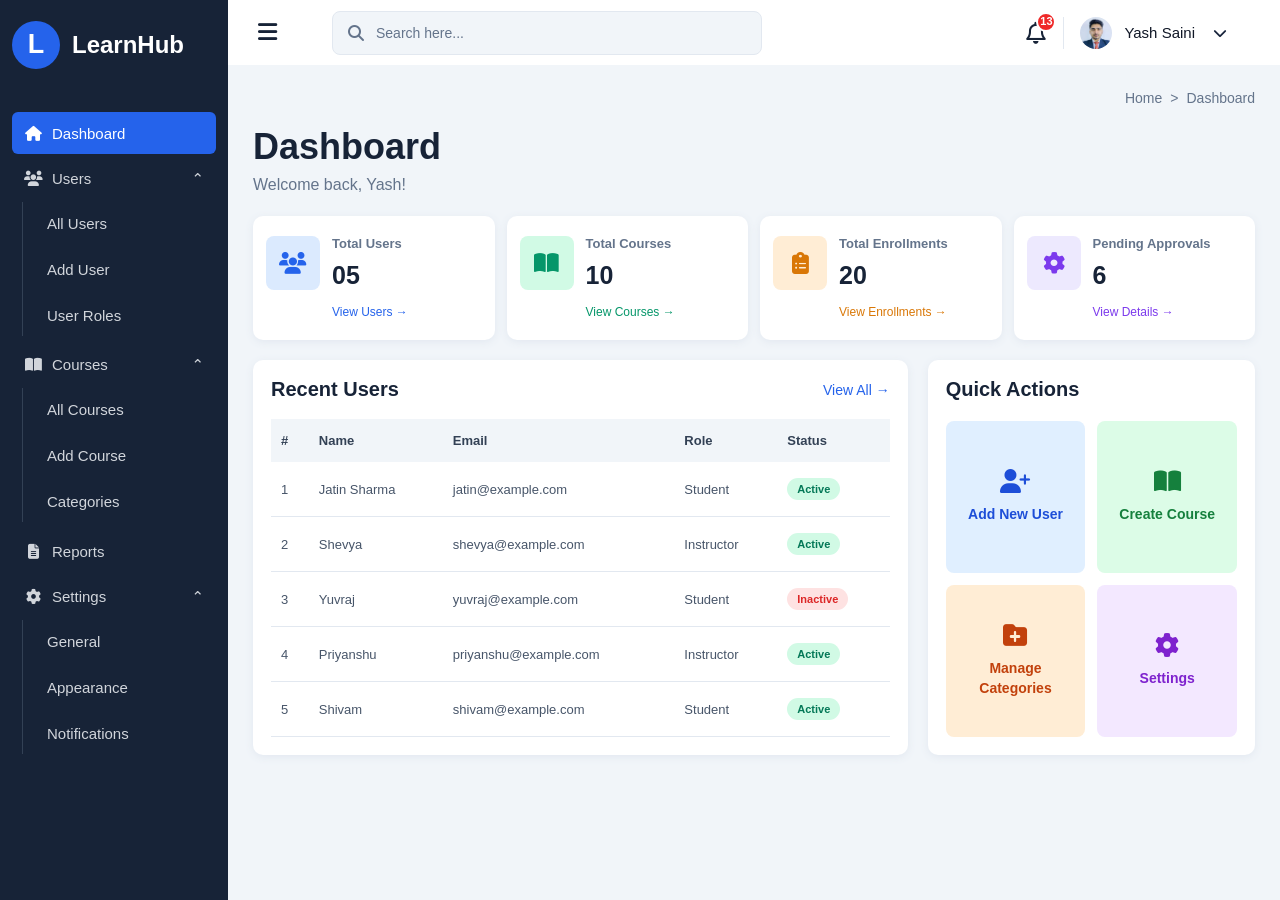
<file: dashboard/index.html>
<!DOCTYPE html>
<html lang="en">

<head>
  <!-- Basic page settings -->
  <meta charset="UTF-8">
  <meta name="viewport" content="width=device-width, initial-scale=1.0">

  <title>LearnHub Dashboard</title>

  <!-- Connect CSS file -->
  <link rel="stylesheet" href="style.css">

  <!-- Font Awesome icons -->
  <link rel="stylesheet" href="https://cdnjs.cloudflare.com/ajax/libs/font-awesome/6.7.2/css/all.min.css">
</head>

<body>

  <!-- Main dashboard container -->
  <div class="dashboard">

    <!-- Sidebar -->
    <aside class="sidebar" id="sidebar">

      <!-- Logo and website name -->
      <div class="logo">
        <div class="logo-icon">L</div>
        <h2>LearnHub</h2>
      </div>

      <!-- Sidebar navigation -->
      <nav>

        <!-- Dashboard link -->
        <a href="#" class="active">
          <i class="fa-solid fa-house"></i>
          Dashboard
        </a>

        <!-- Users dropdown -->
        <div class="nav-group">

          <button class="nav-toggle">
            <span>
              <i class="fa-solid fa-users"></i>
              Users
            </span>
            <span class="arrow">⌄</span>
          </button>

          <div class="submenu">
            <a href="#">All Users</a>
            <a href="#">Add User</a>
            <a href="#">User Roles</a>
          </div>

        </div>

        <!-- Courses dropdown -->
        <div class="nav-group">

          <button class="nav-toggle">
            <span>
              <i class="fa-solid fa-book-open"></i>
              Courses
            </span>
            <span class="arrow">⌄</span>
          </button>

          <div class="submenu">
            <a href="#">All Courses</a>
            <a href="#">Add Course</a>
            <a href="#">Categories</a>
          </div>

        </div>

        <!-- Reports link -->
        <a href="#" class="reports-link">
          <i class="fa-solid fa-file-lines"></i>
          <span>Reports</span>
        </a>

        <!-- Settings dropdown -->
        <div class="nav-group">

          <button class="nav-toggle">
            <span>
              <i class="fa-solid fa-gear"></i>
              Settings
            </span>
            <span class="arrow">⌄</span>
          </button>

          <div class="submenu">
            <a href="#">General</a>
            <a href="#">Appearance</a>
            <a href="#">Notifications</a>
          </div>

        </div>

      </nav>

    </aside>

    <!-- Main content -->
    <main class="main-content">

      <!-- Top navigation bar -->
      <header class="topbar">

        <!-- Sidebar open/close button -->
        <button class="menu-button" id="menuButton" aria-label="Toggle sidebar">
          <i class="fa-solid fa-bars"></i>
        </button>

        <!-- Search box with search icon -->
        <div class="search-box">
          <i class="fa-solid fa-magnifying-glass"></i>
          <input type="text" placeholder="Search here..." aria-label="Search">
        </div>

        <!-- User profile section -->
        <div class="profile">

          <!-- Notification bell -->
          <div class="notification">
            <i class="fa-regular fa-bell"></i>
            <span class="notification-count">13</span>
          </div>

          <div class="profile-divider"></div>

          <!-- Profile photo -->
          <img src="images/yash.jpeg" alt="Yash Saini" class="profile-photo">

          <p>Yash Saini</p>

          <!-- Profile dropdown -->
          <div class="profile-dropdown">

            <button class="profile-arrow" id="profileButton" aria-label="Open profile menu" aria-expanded="false">
              <i class="fa-solid fa-chevron-down"></i>
            </button>

            <div class="profile-menu" id="profileMenu">
              <a href="#" class="profile-option">
                <i class="fa-solid fa-user"></i> Profile
              </a>

              <a href="#" class="profile-option">
                <i class="fa-solid fa-gear"></i> Settings
              </a>

              <a href="#" class="profile-option">
                <i class="fa-solid fa-right-from-bracket"></i> Logout
              </a>
            </div>

          </div>

        </div>

      </header>

      <!-- Breadcrumb -->
      <div class="breadcrumb">
        <span>Home</span>
        <span>&gt;</span>
        <span>Dashboard</span>
      </div>

      <!-- Dashboard heading -->
      <section class="welcome">
        <h1>Dashboard</h1>
        <p>Welcome back, Yash!</p>
      </section>

      <!-- Dashboard statistics cards -->
      <section class="stats">

        <!-- Total users -->
        <div class="card">

          <div class="stat-icon blue">
            <i class="fa-solid fa-users"></i>
          </div>

          <div class="stat-info">
            <h3>Total Users</h3>
            <h2>05</h2>
            <a href="#">View Users →</a>
          </div>

        </div>

        <!-- Total courses -->
        <div class="card">

          <div class="stat-icon green">
            <i class="fa-solid fa-book-open"></i>
          </div>

          <div class="stat-info">
            <h3>Total Courses</h3>
            <h2>10</h2>
            <a href="#">View Courses →</a>
          </div>

        </div>

        <!-- Total enrollments -->
        <div class="card">

          <div class="stat-icon orange">
            <i class="fa-solid fa-clipboard-list"></i>
          </div>

          <div class="stat-info">
            <h3>Total Enrollments</h3>
            <h2>20</h2>
            <a href="#">View Enrollments →</a>
          </div>

        </div>

        <!-- Pending approvals -->
        <div class="card">

          <div class="stat-icon purple">
            <i class="fa-solid fa-gear"></i>
          </div>

          <div class="stat-info">
            <h3>Pending Approvals</h3>
            <h2>6</h2>
            <a href="#">View Details →</a>
          </div>

        </div>

      </section>

      <!-- Recent users and Quick Actions -->
      <section class="content-area">

        <!-- Recent users panel -->
        <div class="panel">

          <div class="panel-heading">
            <h3>Recent Users</h3>
            <a href="#">View All →</a>
          </div>

          <!-- Recent users table -->
          <table>

            <thead>
              <tr>
                <th>#</th>
                <th>Name</th>
                <th>Email</th>
                <th>Role</th>
                <th>Status</th>
              </tr>
            </thead>

            <tbody>

              <tr>
                <td>1</td>
                <td>Jatin Sharma</td>
                <td>jatin@example.com</td>
                <td>Student</td>
                <td>
                  <span class="status active-status">Active</span>
                </td>
              </tr>

              <tr>
                <td>2</td>
                <td>Shevya</td>
                <td>shevya@example.com</td>
                <td>Instructor</td>
                <td>
                  <span class="status active-status">Active</span>
                </td>
              </tr>

              <tr>
                <td>3</td>
                <td>Yuvraj</td>
                <td>yuvraj@example.com</td>
                <td>Student</td>
                <td>
                  <span class="status inactive-status">Inactive</span>
                </td>
              </tr>

              <tr>
                <td>4</td>
                <td>Priyanshu</td>
                <td>priyanshu@example.com</td>
                <td>Instructor</td>
                <td>
                  <span class="status active-status">Active</span>
                </td>
              </tr>

              <tr>
                <td>5</td>
                <td>Shivam</td>
                <td>shivam@example.com</td>
                <td>Student</td>
                <td>
                  <span class="status active-status">Active</span>
                </td>
              </tr>

            </tbody>

          </table>

        </div>

        <!-- Quick Actions panel -->
        <div class="panel">

          <h3>Quick Actions</h3>

          <div class="quick-actions">

            <!-- Add new user -->
            <button class="action-blue">
              <i class="fa-solid fa-user-plus"></i>
              <span>Add New User</span>
            </button>

            <!-- Create course -->
            <button class="action-green">
              <i class="fa-solid fa-book-open"></i>
              <span>Create Course</span>
            </button>

            <!-- Manage categories -->
            <button class="action-orange">
              <i class="fa-solid fa-folder-plus"></i>
              <span>Manage Categories</span>
            </button>

            <!-- Settings -->
            <button class="action-purple">
              <i class="fa-solid fa-gear"></i>
              <span>Settings</span>
            </button>

          </div>

        </div>

      </section>

    </main>

  </div>

  <!-- Connect JavaScript file -->
  <script src="script.js"></script>

</body>

</html>
</file>
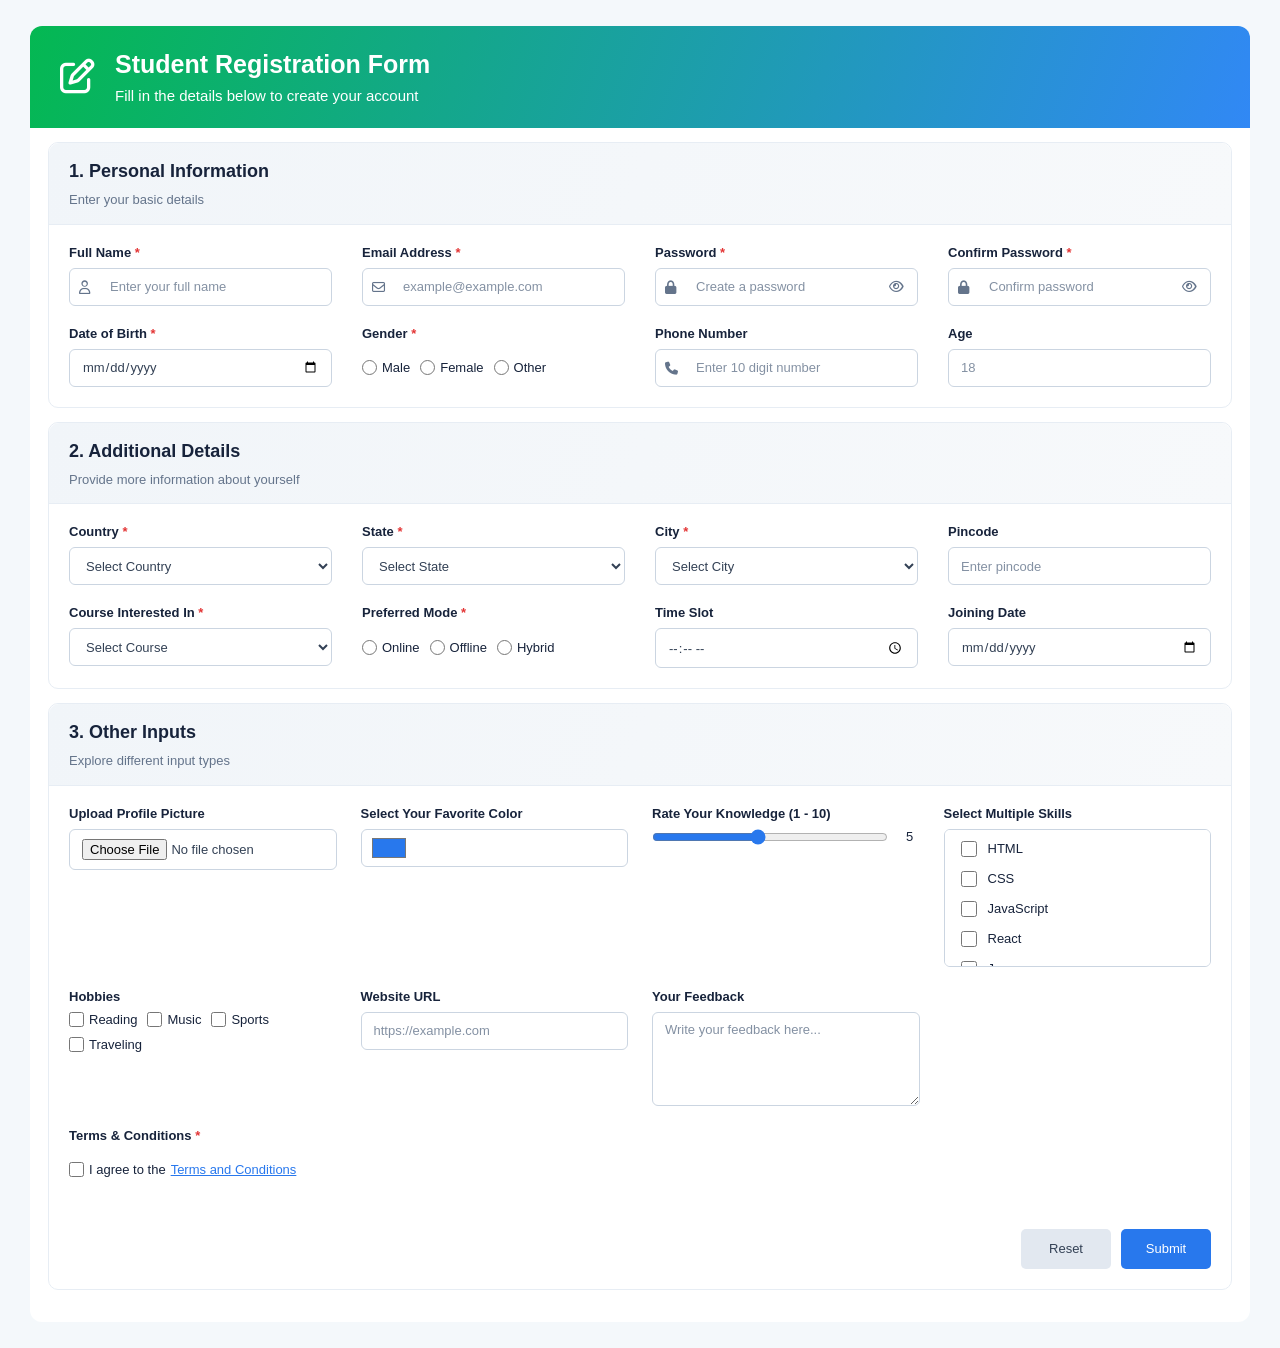
<file: registeration/index.html>
<!DOCTYPE html>
<html lang="en">

<head>
  <meta charset="UTF-8">
  <meta name="viewport" content="width=device-width, initial-scale=1.0">

  <title>Student Registration Form</title>

  <link rel="stylesheet" href="style.css">

  <link rel="stylesheet" href="https://cdnjs.cloudflare.com/ajax/libs/font-awesome/6.7.2/css/all.min.css">
</head>

<body>

  <div class="container">

    <header>
      <div class="header-icon">
        <i class="fa-regular fa-pen-to-square"></i>
      </div>

      <div>
        <h1>Student Registration Form</h1>
        <p>Fill in the details below to create your account</p>
      </div>
    </header>

    <form>

      <fieldset class="form-section">

        <div class="section-heading">
          <h2>1. Personal Information</h2>
          <p>Enter your basic details</p>
        </div>

        <div class="form-grid">

          <div class="field">
            <label for="name" class="required">Full Name</label>

            <div class="input-icon">
              <i class="fa-regular fa-user"></i>
              <input type="text" id="name" placeholder="Enter your full name" required>
            </div>
          </div>

          <div class="field">
            <label for="email" class="required">Email Address</label>

            <div class="input-icon">
              <i class="fa-regular fa-envelope"></i>
              <input type="email" id="email" placeholder="example@example.com" required>
            </div>
          </div>


          <div class="field">
            <label for="password" class="required">Password</label>

            <div class="input-icon password-box">
              <i class="fa-solid fa-lock"></i>

              <input type="password" id="password" placeholder="Create a password" required>

              <button type="button" class="toggle-password" onclick="togglePassword('password', this)"
                aria-label="Show password">
                <i class="fa-regular fa-eye"></i>
              </button>
            </div>
          </div>

          <div class="field">
            <label for="confirm" class="required">Confirm Password</label>

            <div class="input-icon password-box">
              <i class="fa-solid fa-lock"></i>

              <input type="password" id="confirm" placeholder="Confirm password" required>

              <button type="button" class="toggle-password" onclick="togglePassword('confirm', this)"
                aria-label="Show password">
                <i class="fa-regular fa-eye"></i>
              </button>
            </div>
          </div>



          <div class="field">
            <label for="dob" class="required">Date of Birth</label>
            <input type="date" id="dob" required>
          </div>

          <div class="field">
            <label class="required">Gender</label>

            <div class="options">
              <label>
                <input type="radio" name="gender" value="Male" required> Male
              </label>

              <label>
                <input type="radio" name="gender" value="Female"> Female
              </label>

              <label>
                <input type="radio" name="gender" value="Other"> Other
              </label>
            </div>
          </div>

          <div class="field">
            <label for="phone">Phone Number</label>

            <div class="input-icon">
              <i class="fa-solid fa-phone"></i>
              <input type="tel" id="phone" placeholder="Enter 10 digit number" maxlength="10">
            </div>
          </div>

          <div class="field">
            <label for="age">Age</label>
            <input type="number" id="age" min="1" max="100" placeholder="18">
          </div>

        </div>
      </fieldset>

      <fieldset class="form-section">

        <div class="section-heading">
          <h2>2. Additional Details</h2>
          <p>Provide more information about yourself</p>
        </div>

        <div class="form-grid">

          <div class="field">
            <label for="country" class="required">Country</label>
            <select id="country" required>
              <option value="">Select Country</option>
              <option value="india">India</option>
              <option value="canada">Canada</option>
              <option value="usa">USA</option>
            </select>
          </div>

          <div class="field">
            <label for="state" class="required">State</label>
            <select id="state" required>
              <option value="">Select State</option>
              <option value="haryana">Haryana</option>
              <option value="punjab">Punjab</option>
              <option value="delhi">Delhi</option>
            </select>
          </div>

          <div class="field">
            <label for="city" class="required">City</label>
            <select id="city" required>
              <option value="">Select City</option>
              <option value="ambala">Ambala</option>
              <option value="chandigarh">Chandigarh</option>
              <option value="mohali">Mohali</option>
            </select>
          </div>

          <div class="field">
            <label for="pincode">Pincode</label>
            <input type="text" id="pincode" placeholder="Enter pincode" maxlength="6">
          </div>

          <div class="field">
            <label for="course" class="required">Course Interested In</label>
            <select id="course" required>
              <option value="">Select Course</option>
              <option value="html-css">HTML & CSS</option>
              <option value="java">Java</option>
              <option value="python">Python</option>
              <option value="react">React</option>
            </select>
          </div>

          <div class="field">
            <label class="required">Preferred Mode</label>
            <div class="options">
              <label><input type="radio" name="mode" value="online" required> Online</label>
              <label><input type="radio" name="mode" value="offline"> Offline</label>
              <label><input type="radio" name="mode" value="hybrid"> Hybrid</label>
            </div>
          </div>

          <div class="field">
            <label for="time">Time Slot</label>
            <input type="time" id="time">
          </div>

          <div class="field">
            <label for="joining">Joining Date</label>
            <input type="date" id="joining">
          </div>

        </div>
      </fieldset>

      <fieldset class="form-section">

        <div class="section-heading">
          <h2>3. Other Inputs</h2>
          <p>Explore different input types</p>
        </div>

        <div class="form-grid other-inputs-grid">

          <div class="field">
            <label for="profile">Upload Profile Picture</label>
            <input type="file" id="profile" accept="image/*">
          </div>

          <div class="field">
            <label for="color">Select Your Favorite Color</label>
            <div class="color-box">
              <input type="color" id="color" value="#2878ed">
            </div>
          </div>



          <div class="field">
            <label for="rating">Rate Your Knowledge (1 - 10)</label>

            <div class="rating-box">
              <input type="range" id="rating" min="1" max="10" value="5">
              <span id="rating-value">5</span>
            </div>
          </div>



          <div class="field">
            <label>Select Multiple Skills</label>

            <div class="skills-list">
              <label><input type="checkbox" name="skills" value="HTML"> HTML</label>
              <label><input type="checkbox" name="skills" value="CSS"> CSS</label>
              <label><input type="checkbox" name="skills" value="JavaScript"> JavaScript</label>
              <label><input type="checkbox" name="skills" value="React"> React</label>
              <label><input type="checkbox" name="skills" value="Java"> Java</label>
              <label><input type="checkbox" name="skills" value="Spring Boot"> Spring Boot</label>
            </div>
          </div>

          <div class="field">
            <label>Hobbies</label>
            <div class="options">
              <label><input type="checkbox" name="hobbies" value="reading"> Reading</label>
              <label><input type="checkbox" name="hobbies" value="music"> Music</label>
              <label><input type="checkbox" name="hobbies" value="sports"> Sports</label>
              <label><input type="checkbox" name="hobbies" value="traveling"> Traveling</label>
            </div>
          </div>

          <div class="field">
            <label for="website">Website URL</label>
            <input type="url" id="website" placeholder="https://example.com">
          </div>

          <div class="field">
            <label for="feedback">Your Feedback</label>
            <textarea id="feedback" rows="3" placeholder="Write your feedback here..."></textarea>
          </div>

          <div class="field">
            <label class="required">Terms & Conditions</label>
            <div class="options">
              <label>
                <input type="checkbox" name="terms" required>
                I agree to the <a href="#" target="_blank">Terms and Conditions</a>
              </label>
            </div>
          </div>

        </div>
        <div class="buttons">
          <button type="reset">Reset</button>
          <button type="submit">Submit</button>
        </div>
      </fieldset>

    </form>

  </div>


  <script src="script.js"></script>


</body>

</html>
</file>
<file: dashboard/style.css>
/* 1. BASIC SETTINGS */
* {
    margin: 0;
    padding: 0;
    box-sizing: border-box;
}

body {
    font-family: Arial, sans-serif;
    background-color: #f1f5f9;
}

/* 2. MAIN DASHBOARD LAYOUT */
.dashboard {
    display: flex;
    min-height: 100vh;
}

.main-content {
    flex: 1;
    min-width: 0;
    padding: 0 25px 25px;
    background-color: #f1f5f9;
}

/* 3. SIDEBAR */
.sidebar {
    flex: 0 0 228px;
    width: 228px;
    background-color: #172337;
    color: white;
    padding: 12px;
    overflow: hidden;
    transition: width 0.3s ease,
        flex-basis 0.3s ease,
        padding 0.3s ease,
        transform 0.3s ease;
}

/* LearnHub Logo */
.logo {
    display: flex;
    align-items: center;
    gap: 12px;
    min-height: 65px;
    margin-bottom: 35px;
}

.logo-icon {
    width: 48px;
    height: 48px;
    flex-shrink: 0;
    background-color: #2563eb;
    color: white;
    border-radius: 50%;
    display: flex;
    align-items: center;
    justify-content: center;
    font-size: 27px;
    font-weight: bold;
}

.logo h2 {
    font-size: 24px;
    color: white;
    white-space: nowrap;
}

/* 4. SIDEBAR LINKS */
.sidebar nav a {
    display: flex;
    align-items: center;
    gap: 10px;
    color: #d1d5db;
    text-decoration: none;
    padding: 11px 12px;
    margin-bottom: 4px;
    border-radius: 6px;
    min-height: 42px;
    font-size: 15px;
}

.sidebar nav a:hover,
.sidebar nav a.active {
    background-color: #2563eb;
    color: white;
}

.sidebar nav a i,
.nav-toggle i {
    width: 18px;
    text-align: center;
    flex-shrink: 0;
}

/* 5. TOPBAR */
.topbar {
    display: flex;
    justify-content: space-between;
    align-items: center;
    gap: 20px;
    min-height: 65px;
    padding: 10px 0;
    margin-bottom: 25px;
    background-color: white;
    position: relative;
}

/* White background across the top */
.topbar::before {
    content: "";
    position: absolute;
    top: 0;
    bottom: 0;
    left: -25px;
    right: -25px;
    background-color: white;
    z-index: 0;
}

.topbar > * {
    position: relative;
    z-index: 1;
}

/* Hamburger Button */
.menu-button {
    background-color: transparent;
    color: #172337;
    font-size: 22px;
    border: none;
    cursor: pointer;
    padding: 5px;
    flex-shrink: 0;
}

/* Search Box and Search Icon */
.search-box {
    display: flex;
    align-items: center;
    flex: 0 1 430px;
    width: 100%;
    max-width: 430px;
    height: 44px;
    margin-left: auto;
    margin-right: auto;
    padding: 0 15px;
    background-color: #f1f5f9;
    border: 1px solid #e2e8f0;
    border-radius: 8px;
    color: #64748b;
}

.search-box i {
    display: block;
    font-size: 16px;
    margin-right: 12px;
}

.search-box input {
    width: 100%;
    min-width: 0;
    padding: 10px 0;
    background-color: transparent;
    border: none;
    outline: none;
    font-size: 14px;
}

.search-box input::placeholder {
    color: #64748b;
}

/* 6. PROFILE AND NOTIFICATIONS */
.profile {
    display: flex;
    align-items: center;
    gap: 12px;
    flex-shrink: 0;
}

/* Bell Icon */
.notification {
    position: relative;
    display: flex;
    align-items: center;
    justify-content: center;
    width: 28px;
    height: 32px;
    font-size: 22px;
    color: #172337;
    cursor: pointer;
}

/* Red Notification Count */
.notification-count {
    position: absolute;
    top: -5px;
    right: -7px;
    width: 20px;
    height: 20px;
    display: flex;
    align-items: center;
    justify-content: center;
    background-color: #ef2929;
    color: white;
    border: 2px solid white;
    border-radius: 50%;
    font-size: 11px;
    font-weight: bold;
    line-height: 1;
    z-index: 2;
}

/* Line Between Bell and Profile */
.profile-divider {
    width: 1px;
    height: 32px;
    background-color: #e2e8f0;
    margin: 0 4px;
    flex-shrink: 0;
}

/* Profile Photo */
.profile-photo {
    width: 36px;
    height: 36px;
    border-radius: 50%;
    object-fit: cover;
    object-position: center;
    border: 2px solid white;
    flex-shrink: 0;
}

.profile p {
    white-space: nowrap;
    margin: 0;
    font-size: 15px;
    color: #111827;
}

.profile-arrow {
    font-size: 13px;
    color: #172337;
}

/* 7. BREADCRUMB */
.breadcrumb {
    display: flex;
    justify-content: flex-end;
    align-items: center;
    gap: 8px;
    margin-bottom: 20px;
    color: #64748b;
    font-size: 14px;
}

/* 8. WELCOME SECTION */
.welcome {
    margin-bottom: 22px;
}

.welcome h1 {
    color: #172337;
    font-size: 36px;
    margin-bottom: 8px;
}

.welcome p {
    color: #64748b;
    font-size: 16px;
}

/* 9. STATISTICS CARDS */
.stats {
    display: grid;
    grid-template-columns: repeat(4, minmax(0, 1fr));
    gap: 12px;
    margin-bottom: 20px;
}

.stats .card {
    display: flex;
    align-items: flex-start;
    gap: 12px;
    min-width: 0;
    padding: 20px 13px;
    background-color: white;
    border-radius: 10px;
    box-shadow: 0 2px 8px #e2e8f0;
}

/* Statistics Icon Boxes */
.stat-icon {
    width: 54px;
    min-width: 54px;
    height: 54px;
    display: flex;
    align-items: center;
    justify-content: center;
    border-radius: 8px;
    font-size: 22px;
}

.blue {
    background-color: #dbeafe;
}

.green {
    background-color: #d1fae5;
}

.orange {
    background-color: #ffedd5;
}

.purple {
    background-color: #ede9fe;
}

/* Statistics Icon Colors */
.stat-icon.blue i {
    color: #2563eb;
}

.stat-icon.green i {
    color: #059669;
}

.stat-icon.orange i {
    color: #d97706;
}

.stat-icon.purple i {
    color: #7c3aed;
}

.stat-info {
    min-width: 0;
}

.stat-info h3 {
    font-size: 13px;
    margin-bottom: 10px;
    color: #64748b;
    white-space: nowrap;
}

.stat-info h2 {
    font-size: 25px;
    margin-bottom: 12px;
    color: #172337;
}

.stat-info a {
    color: #2563eb;
    font-size: 12px;
    text-decoration: none;
    white-space: nowrap;
}

.stat-info a:hover {
    text-decoration: underline;
}

.stats .card:nth-child(2) .stat-info a {
    color: #059669;
}

.stats .card:nth-child(3) .stat-info a {
    color: #d97706;
}

.stats .card:nth-child(4) .stat-info a {
    color: #7c3aed;
}

/* 10. RECENT USERS AND QUICK ACTIONS */
.content-area {
    display: grid;
    grid-template-columns: minmax(0, 2fr) minmax(300px, 1fr);
    gap: 20px;
    align-items: stretch;
}

.panel {
    min-width: 0;
    padding: 18px;
    background-color: white;
    border-radius: 10px;
    box-shadow: 0 2px 8px #e2e8f0;
    overflow-x: auto;
}

.panel h3 {
    margin-bottom: 20px;
    color: #172337;
    font-size: 20px;
}

.panel-heading {
    display: flex;
    justify-content: space-between;
    align-items: center;
    gap: 10px;
    margin-bottom: 18px;
}

.panel-heading h3 {
    margin-bottom: 0;
}

.panel-heading a {
    color: #2563eb;
    text-decoration: none;
    font-size: 14px;
    white-space: nowrap;
}

/* 11. RECENT USERS TABLE */
table {
    width: 100%;
    border-collapse: collapse;
    text-align: left;
    font-size: 13px;
}

th {
    background-color: #f1f5f9;
    color: #334155;
    padding: 14px 10px;
    white-space: nowrap;
}

td {
    padding: 16px 10px;
    border-bottom: 1px solid #e2e8f0;
    color: #475569;
}

.status {
    display: inline-block;
    padding: 5px 10px;
    border-radius: 20px;
    font-size: 11px;
    font-weight: bold;
    white-space: nowrap;
}

.active-status {
    background-color: #d1fae5;
    color: #047857;
}

.inactive-status {
    background-color: #fee2e2;
    color: #dc2626;
}

/* 12. QUICK ACTIONS */
.content-area > .panel:last-child {
    display: flex;
    flex-direction: column;
}

.content-area > .panel:last-child > h3 {
    flex-shrink: 0;
}

.quick-actions {
    display: grid;
    grid-template-columns: repeat(2, minmax(0, 1fr));
    grid-template-rows: repeat(2, minmax(0, 1fr));
    gap: 12px;
    flex: 1;
    min-height: 0;
}

.quick-actions button {
    width: 100%;
    height: 100%;
    min-width: 0;
    min-height: 0;
    margin: 0;
    padding: 15px 10px;
    box-sizing: border-box;
    display: flex;
    flex-direction: column;
    align-items: center;
    justify-content: center;
    gap: 12px;
    font-weight: bold;
    font-size: 14px;
    border: none;
    border-radius: 8px;
    cursor: pointer;
}

.quick-actions button i {
    display: block;
    font-size: 24px;
}

.quick-actions button span {
    display: block;
    text-align: center;
    line-height: 1.4;
}

.action-blue {
    background-color: #e0efff;
    color: #1d4ed8;
}

.action-green {
    background-color: #dcfce7;
    color: #15803d;
}

.action-orange {
    background-color: #ffedd5;
    color: #c2410c;
}

.action-purple {
    background-color: #f3e8ff;
    color: #7e22ce;
}

/* 13. SIDEBAR DROPDOWN MENUS */
.nav-toggle {
    width: 100%;
    display: flex;
    justify-content: space-between;
    align-items: center;
    padding: 11px 12px;
    margin-bottom: 4px;
    background-color: transparent;
    color: #d1d5db;
    border: none;
    border-radius: 6px;
    text-align: left;
    font-size: 15px;
    cursor: pointer;
}

.nav-toggle:hover {
    background-color: #26364d;
    color: white;
}

.nav-toggle span:first-child {
    display: flex;
    align-items: center;
    gap: 10px;
}

.nav-toggle .arrow {
    transition: transform 0.3s ease;
}

.submenu {
    display: none;
    padding-left: 12px;
    margin-left: 10px;
    margin-bottom: 8px;
    border-left: 1px solid #334155;
}

.submenu a {
    font-size: 13px;
    padding: 9px 10px;
    margin-bottom: 2px;
}

.nav-group.open .submenu {
    display: block;
}

.nav-group.open .nav-toggle .arrow {
    transform: rotate(180deg);
}

/* 14. DESKTOP SIDEBAR OPEN/CLOSE */
@media (min-width: 601px) {
    .sidebar.show {
        flex-basis: 0;
        width: 0;
        min-width: 0;
        padding-left: 0;
        padding-right: 0;
        overflow: hidden;
    }
}

/* 15. TABLET RESPONSIVENESS */
@media (min-width: 601px) and (max-width: 1100px) {
    .sidebar {
        flex-basis: 200px;
        width: 200px;
    }

    .main-content {
        padding-left: 18px;
        padding-right: 18px;
    }

    .topbar::before {
        left: -18px;
        right: -18px;
    }

    .stats {
        grid-template-columns: repeat(2, minmax(0, 1fr));
    }

    .content-area {
        grid-template-columns: 1fr;
    }

    .search-box {
        flex-basis: 300px;
        max-width: 300px;
    }
}

/* 16. MOBILE RESPONSIVENESS */
@media (max-width: 600px) {
    .sidebar {
        display: block;
        position: fixed;
        top: 0;
        left: 0;
        width: 240px;
        height: 100vh;
        overflow-y: auto;
        z-index: 100;
        transform: translateX(-100%);
    }

    .sidebar.show {
        transform: translateX(0);
    }

    .dashboard {
        display: block;
    }

    .main-content {
        width: 100%;
        padding: 0 15px 15px;
    }

    .topbar {
        flex-wrap: wrap;
        gap: 12px;
        min-height: 60px;
        padding: 10px 0;
        margin-bottom: 22px;
    }

    .topbar::before {
        left: -15px;
        right: -15px;
    }

    .menu-button {
        order: 1;
    }

    .profile {
        order: 2;
        gap: 8px;
        margin-left: auto;
    }

    .profile p {
        font-size: 13px;
    }

    .profile-divider {
        margin: 0 2px;
    }

    .profile-photo {
        width: 32px;
        height: 32px;
    }

    .notification-count {
        width: 18px;
        height: 18px;
        font-size: 10px;
    }

    .search-box {
        order: 3;
        flex: 1 1 100%;
        max-width: 100%;
        margin: 0;
    }

    .breadcrumb {
        font-size: 12px;
        margin-bottom: 16px;
    }

    .welcome {
        margin-bottom: 20px;
    }

    .welcome h1 {
        font-size: 28px;
    }

    .stats {
        grid-template-columns: 1fr;
        gap: 12px;
    }

    .stats .card {
        padding: 18px;
    }

    .content-area {
        grid-template-columns: minmax(0, 1fr);
        gap: 20px;
    }

    .panel {
        padding: 15px;
    }

    .content-area > .panel:last-child {
        min-height: 400px;
    }

    table {
        min-width: 550px;
    }

    .panel h3 {
        font-size: 18px;
    }
}
/* Move Search Bar to the Left */
.search-box {
    margin-left: 50px;
    margin-right: auto;
    transform: translateX(-20px);
}

/* Move Profile Section Slightly Left */
.profile {
    margin-right: 20px;
    gap: 10px;
}
/* Profile dropdown container */
.profile-dropdown {
    position: relative;
}

/* Profile arrow button */
.profile-arrow {
    background: none;
    border: none;
    cursor: pointer;
    color: #17233b;
    font-size: 14px;
    padding: 8px;
}

/* Dropdown menu */
.profile-menu {
    display: none;
    position: absolute;
    top: 35px;
    right: 0;
    width: 170px;
    background-color: white;
    border-radius: 8px;
    box-shadow: 0 4px 15px rgba(0, 0, 0, 0.15);
    z-index: 1000;
    padding: 6px 0;
}

/* Show menu when active */
.profile-menu.show {
    display: block;
}

/* Menu options */
.profile-option {
    display: flex;
    align-items: center;
    gap: 10px;
    padding: 12px 15px;
    text-decoration: none;
    color: #17233b;
    font-size: 14px;
}

/* Hover effect */
.profile-option:hover {
    background-color: #f1f5f9;
}
/* Sidebar links hover and keyboard focus */
.sidebar nav a:hover,
.sidebar nav a:focus-visible {
    background-color: #e2e8f0;
    color: #2563eb;
    outline: 2px solid #2563eb;
    outline-offset: 2px;
}

/* Sidebar dropdown buttons */
.nav-toggle:hover,
.nav-toggle:focus-visible {
    background-color: #e2e8f0;
    color: #2563eb;
    outline: 2px solid #2563eb;
    outline-offset: 2px;
}

/* Main menu button */
.menu-button:hover,
.menu-button:focus-visible {
    background-color: #dbeafe;
    color: #2563eb;
    outline: 2px solid #2563eb;
    outline-offset: 2px;
}

/* Quick action tiles */
.quick-actions button:hover {
    transform: translateY(-3px);
    box-shadow: 0 4px 12px rgba(0, 0, 0, 0.12);
}

.quick-actions button:focus-visible {
    outline: 3px solid #2563eb;
    outline-offset: 3px;
}

/* Dashboard cards */
.stats .card:hover {
    transform: translateY(-3px);
    box-shadow: 0 5px 15px rgba(0, 0, 0, 0.10);
}

.stats .card:focus-visible {
    outline: 3px solid #2563eb;
    outline-offset: 3px;
}

/* Smooth hover effects */
.quick-actions button,
.stats .card {
    transition: transform 0.2s ease, box-shadow 0.2s ease;
}

/* Profile dropdown keyboard focus */
.profile-arrow:focus-visible,
.profile-option:focus-visible {
    outline: 2px solid #2563eb;
    outline-offset: 2px;
}
</file>
<file: registeration/style.css>
* {
    box-sizing: border-box;
}

body {
    margin: 0;
    padding: 26px 30px;
    font-family: Arial, Helvetica, sans-serif;
    font-size: 13px;
    background-color: #f4f8fb;
    color: #17233b;
}

/* Main white container */
.container {
    width: 100%;
    max-width: 1650px;
    margin: 0 auto;
    background-color: #fff;
    border-radius: 12px;
    overflow: hidden;
}

/* Blue header */
header {
    display: flex;
    align-items: center;
    gap: 20px;
    padding: 24px 30px;
    color: #fff;
    background: linear-gradient(110deg, #04b852, #3188f5);
}

.header-icon {
    flex-shrink: 0;
    font-size: 35px;
}

header h1 {
    margin: 0 0 8px;
    font-size: 25px;
}

header p {
    margin: 0;
    font-size: 15px;
}

/* Form spacing */
form {
    padding: 0 18px 18px;
}

/* Section boxes */
fieldset {
    min-width: 0;
    margin: 14px 0;
    padding: 0;
    border: 1px solid #e7edf4;
    border-radius: 10px;
    background-color: #fff;
    overflow: hidden;
}

/*Section title and subtitle */
.section-heading {
    padding: 16px 20px 14px;
    background: linear-gradient(110deg, #f1f5f9, #f7f9fb);
    border-bottom: 1px solid #e7edf4;
}

.section-heading h2 {
    margin: 0 0 6px;
    font-size: 18px;
    line-height: 1.4;
}

.section-heading p {
    margin: 0;
    color: #64748b;
    font-size: 13px;
    line-height: 1.5;
}

/*Default grid: four columns on desktop */
.form-grid {
    display: grid;
    grid-template-columns: repeat(4, minmax(0, 1fr));
    gap: 20px 30px;
    padding: 20px;
}

/*Each form field */
.field {
    display: flex;
    flex-direction: column;
    gap: 8px;
    min-width: 0;
}

/*Labels and required-field star */
label {
    font-size: 13px;
    font-weight: 600;
}

.required::after {
    content: " *";
    color: #e33434;
}

/*Common input styles */
input:not([type="radio"]):not([type="checkbox"]):not([type="range"]):not([type="color"]),
select,
textarea {
    width: 100%;
    min-width: 0;
    min-height: 38px;
    padding: 9px 12px;
    border: 1px solid #cbd5e1;
    border-radius: 6px;
    background-color: #fff;
    color: #334155;
    font: inherit;
}

input::placeholder,
textarea::placeholder {
    color: #8491a3;
}

textarea {
    resize: vertical;
}

/*Icons inside text inputs */
.input-icon {
    position: relative;
    min-width: 0;
}

.input-icon>i {
    position: absolute;
    top: 50%;
    left: 10px;
    transform: translateY(-50%);
    color: #64748b;
    pointer-events: none;
}

/* Leave space for the left-side icon */
.input-icon input {
    padding-left: 40px !important;
}

.input-icon input[type="password"] {
    padding-right: 40px;
}

/* Leave room for the eye icon on password fields */
.password-box input {
    width: 100%;
    box-sizing: border-box;
    padding-left: 40px;
    padding-right: 45px;
}

/* Password eye button */
.password-box .toggle-password {
    position: absolute;
    top: 50%;
    right: 8px;
    transform: translateY(-50%);
    display: flex;
    align-items: center;
    justify-content: center;
    width: 28px;
    height: 28px;
    padding: 0;
    border: none;
    background: transparent;
    color: #64748b;
}

/* Override the general icon position for the eye */
.password-box .toggle-password i {
    position: static;
    transform: none;
    color: inherit;
}

.password-box .toggle-password:hover {
    color: #2878ed;
}

/* Focus style for keyboard and mouse users */
input:focus,
select:focus,
textarea:focus {
    outline: 2px solid #bfdbfe;
    border-color: #2878ed;
}

/* Radio buttons and checkboxes */
.options {
    display: flex;
    align-items: center;
    flex-wrap: wrap;
    gap: 10px;
    min-height: 38px;
}

.options label {
    display: inline-flex;
    align-items: center;
    gap: 5px;
    font-weight: 400;
    white-space: nowrap;
}

.options input[type="radio"],
.options input[type="checkbox"] {
    width: 15px;
    height: 15px;
    margin: 0;
    accent-color: #2878ed;
}

/*Section 3: Other Inputs layout */
.other-inputs-grid {
    grid-template-columns: repeat(4, minmax(0, 1fr));
    column-gap: 24px;
    row-gap: 22px;
    align-items: start;
}



/* File upload: keep native file button visible */
.other-inputs-grid input[type="file"] {
    padding: 6px;
}


/* Color picker */

.color-box {
    width: 100%;
    height: 38px;
    padding: 4px 8px;
    border: 1px solid #cbd5e1;
    border-radius: 6px;
    background-color: white;
}

.color-box input[type="color"] {
    width: 38px;
    height: 28px;
    padding: 0;
    border: none;
    background: none;
    cursor: pointer;
}



/* Rating slider */
.rating-box {
    display: flex;
    align-items: center;
    gap: 12px;

}

.rating-box input[type="range"] {
    flex: 1;
    width: 100%;
    min-width: 0;
    margin: 0;
    accent-color: #2878ed;
}

.rating-box span {
    width: 20px;
    text-align: center;
}

.skills-list {
    height: 138px;
    overflow-y: auto;
    padding: 8px 12px;
    border: 1px solid #cbd5e1;
    border-radius: 6px;
    background: #fff;
}

.skills-list label {
    display: flex;
    align-items: center;
    gap: 8px;
    margin-bottom: 8px;
    font-weight: normal;
    cursor: pointer;
}

.skills-list input[type="checkbox"] {
    width: 16px;
    height: 16px;
    accent-color: #2878ed;
    cursor: pointer;
}

/* Feedback box */
.other-inputs-grid textarea {
    height: 94px;
    min-height: 94px;
}

/* Terms link */
.other-inputs-grid a {
    color: #2878ed;
}

/* Terms & Conditions ko next row mein lane ke liye */
.other-inputs-grid>.field:has(input[name="terms"]) {
    grid-column: 1 / 4;
}

/* Reset and Submit buttons */
.buttons {
    display: flex;
    justify-content: flex-end;
    align-items: center;
    gap: 10px;
    margin-top: 20px;
    padding: 0 20px 20px;
}

.buttons button {
    min-width: 90px;
    height: 40px;
}

button {
    padding: 10px 18px;
    border: none;
    border-radius: 5px;
    font: inherit;
    cursor: pointer;
    transition: background-color 0.2s ease;
}

button[type="submit"] {
    background-color: #2878ed;
    color: #fff;
}

button[type="submit"]:hover {
    background-color: #1d63d4;
}

button[type="reset"] {
    background-color: #e2e8f0;
    color: #334155;
}

button[type="reset"]:hover {
    background-color: #cbd5e1;
}

/* Tablet: two columns */
@media (max-width: 900px) {
    body {
        padding: 15px;
    }

    .form-grid,
    .other-inputs-grid {
        grid-template-columns: repeat(2, minmax(0, 1fr));
        gap: 18px;
    }

    /* Allow Section 3 fields to flow naturally */
    .other-inputs-grid>.field {
        grid-column: auto;
        grid-row: auto;
    }

    .other-inputs-grid>.field:has(input[name="terms"]) {
        grid-column: 1 / -1;
    }

    header h1 {
        font-size: 23px;
    }
}

/* Mobile: one column */
@media (max-width: 500px) {
    body {
        padding: 8px;
    }

    header {
        gap: 12px;
        padding: 18px;
    }

    .header-icon {
        font-size: 28px;
    }

    header h1 {
        font-size: 20px;
    }

    header p {
        font-size: 12px;
        line-height: 1.5;
    }

    form {
        padding: 0 8px 12px;
    }

    fieldset {
        margin: 12px 0;
    }

    .section-heading {
        padding: 13px 14px;
    }

    .section-heading h2 {
        font-size: 16px;
    }

    .form-grid,
    .other-inputs-grid {
        grid-template-columns: minmax(0, 1fr);
        gap: 18px;
        padding: 15px;
    }

    .other-inputs-grid>.field {
        grid-column: auto;
        grid-row: auto;
    }

    .other-inputs-grid>.field:has(input[name="terms"]) {
        grid-column: 1 / -1;
    }

    .buttons {
        margin-top: 15px;
    }
}
</file>
